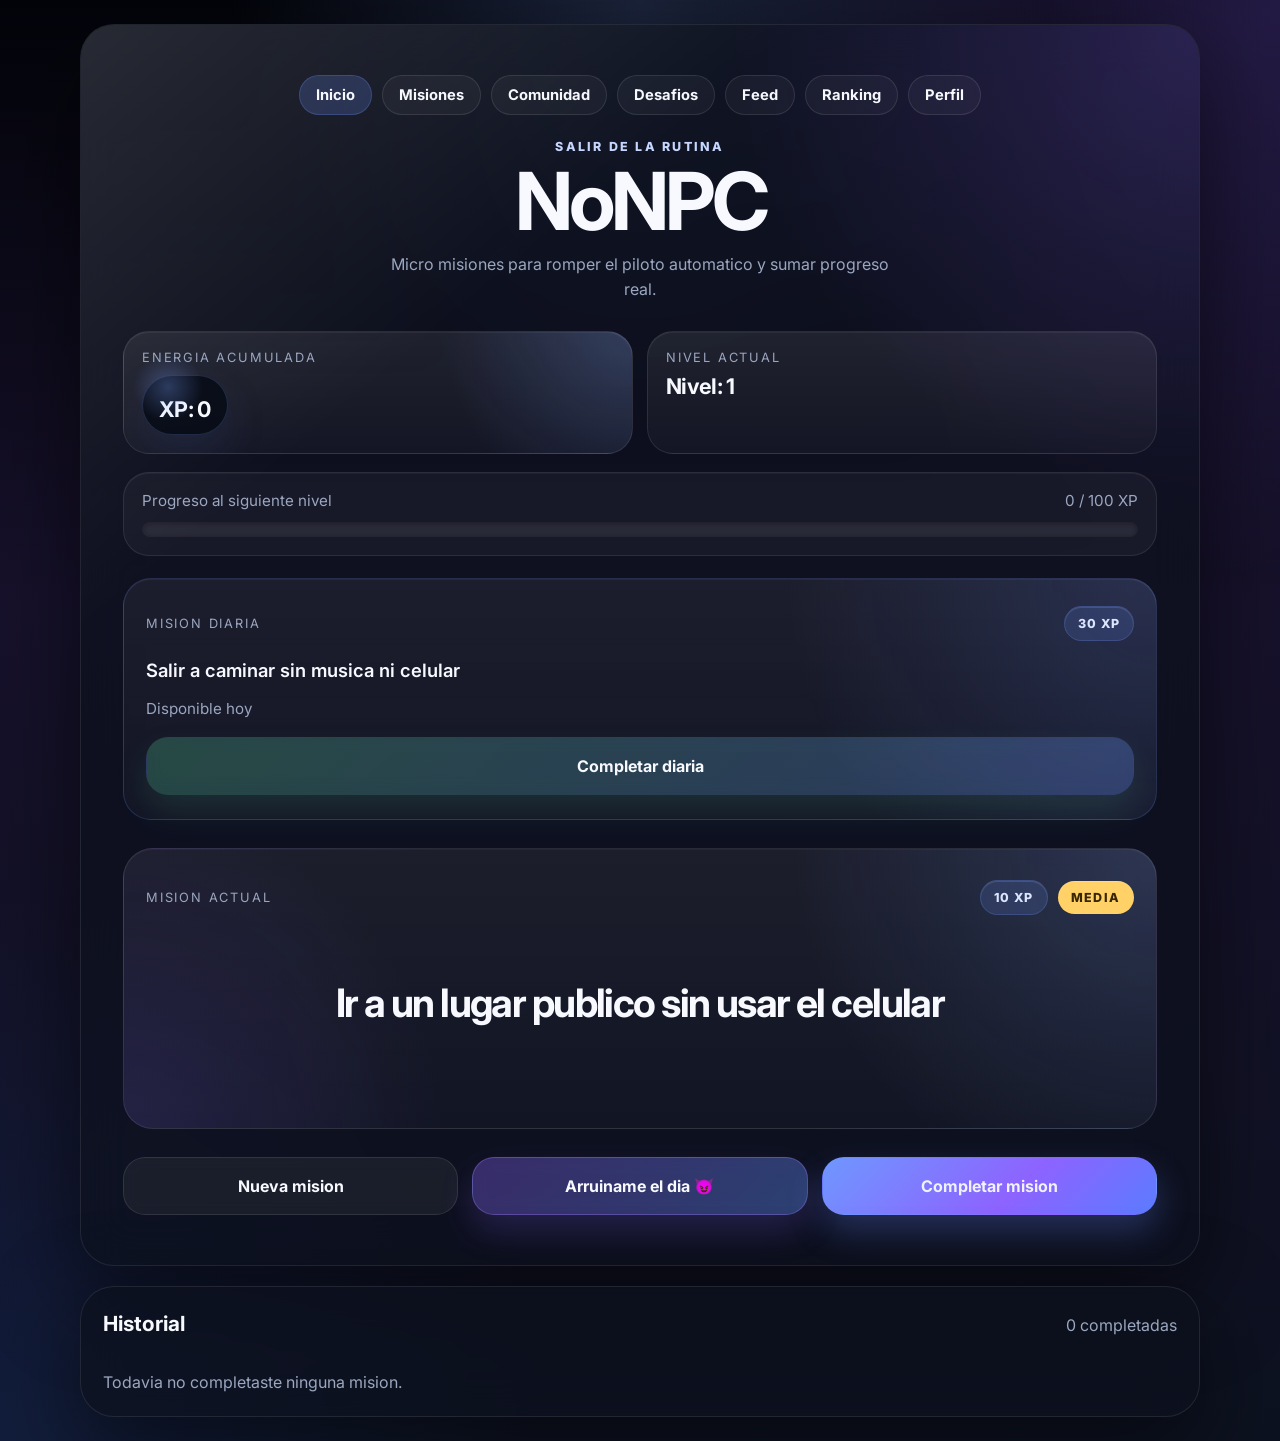
<file: index.html>
<!DOCTYPE html>
<html lang="es">
<head>
  <meta charset="UTF-8">
  <meta name="viewport" content="width=device-width, initial-scale=1.0">
  <title>NoNPC</title>
  <meta name="theme-color" content="#06070a">
  <meta name="description" content="Misiones pequeñas para salir de la rutina y sumar XP.">
  <link rel="manifest" href="manifest.json">
  <link rel="icon" href="icons/icon-192.svg" type="image/svg+xml">
  <link rel="apple-touch-icon" href="icons/icon-192.svg">
  <link rel="preconnect" href="https://fonts.googleapis.com">
  <link rel="preconnect" href="https://fonts.gstatic.com" crossorigin>
  <link href="https://fonts.googleapis.com/css2?family=Inter:wght@400;500;600;700;800&display=swap" rel="stylesheet">
  <link rel="stylesheet" href="styles.css">
</head>
<body>
  <main class="app app-layout">
    <section class="card">
      <nav class="top-nav" aria-label="Navegacion principal">
        <a class="nav-link nav-link-active" href="./index.html">Inicio</a>
        <a class="nav-link" href="./missions/">Misiones</a>
        <a class="nav-link" href="./community/">Comunidad</a>
        <a class="nav-link" href="./challenges/">Desafios</a>
        <a class="nav-link" href="./feed/">Feed</a>
        <a class="nav-link" href="./ranking/">Ranking</a>
        <a class="nav-link" href="./profile/">Perfil</a>
      </nav>

      <div class="hero">
        <p class="eyebrow">Salir de la rutina</p>
        <h1>NoNPC</h1>
        <p class="hero-copy">Micro misiones para romper el piloto automatico y sumar progreso real.</p>
      </div>

      <section class="stats-grid" aria-label="Estado del jugador">
        <article class="stat-card stat-card-xp">
          <span class="stat-label">Energia acumulada</span>
          <div class="xp-chip">
            <span class="xp-chip-glow"></span>
            <strong class="stat-value" id="xp">XP: 0</strong>
          </div>
        </article>
        <article class="stat-card">
          <span class="stat-label">Nivel actual</span>
          <strong class="stat-value" id="level">Nivel: 1</strong>
        </article>
      </section>

      <section class="progress-panel" aria-label="Progreso de nivel">
        <div class="progress-copy">
          <span>Progreso al siguiente nivel</span>
          <span id="progressText">0 / 100 XP</span>
        </div>
        <div class="progress-track" aria-hidden="true">
          <div class="progress-bar" id="progressBar"></div>
        </div>
      </section>

      <section class="daily-card" aria-label="Mision diaria">
        <div class="daily-header">
          <p class="mission-label">MISION DIARIA</p>
          <span class="mission-xp" id="dailyMissionXp">30 XP</span>
        </div>
        <p class="daily-mission" id="dailyMissionText"></p>
        <p class="daily-status" id="dailyMissionStatus"></p>
        <button id="completeDailyMissionBtn" class="btn btn-daily" type="button">Completar diaria</button>
      </section>

      <div class="mission-box" id="missionBox">
        <div class="mission-meta">
          <p class="mission-label">Mision actual</p>
          <div class="mission-tags">
            <span class="mission-xp" id="missionXp">5 XP</span>
            <span class="difficulty-badge" id="difficulty">Facil</span>
          </div>
        </div>
        <p class="mission" id="mission"></p>
        <div class="xp-toast" id="xpToast" aria-live="polite">+10 XP</div>
      </div>

      <div class="actions">
        <button id="newMissionBtn" class="btn btn-secondary" type="button">Nueva mision</button>
        <button id="chaosMissionBtn" class="btn btn-chaos" type="button">Arruiname el dia 😈</button>
        <button id="completeMissionBtn" class="btn btn-primary" type="button">Completar mision</button>
      </div>
    </section>

    <section class="history-card">
      <div class="history-header">
        <h2>Historial</h2>
        <span id="historyCount">0 completadas</span>
      </div>
      <ul class="history-list" id="historyList"></ul>
      <p class="history-empty" id="historyEmpty">Todavia no completaste ninguna mision.</p>
    </section>
  </main>

  <script src="script.js"></script>
</body>
</html>
</file>
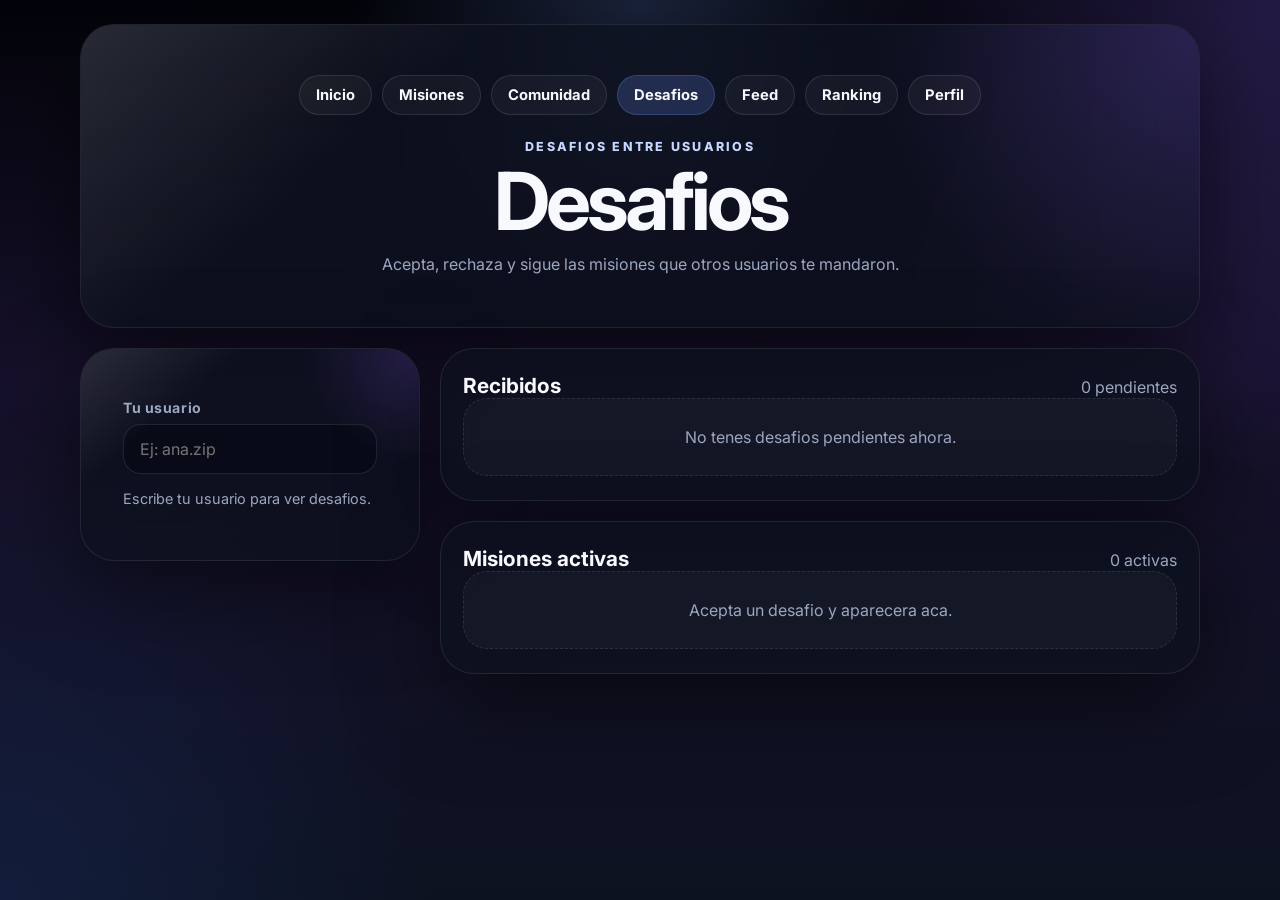
<file: challenges/index.html>
<!DOCTYPE html>
<html lang="es">
<head>
  <meta charset="UTF-8">
  <meta name="viewport" content="width=device-width, initial-scale=1.0">
  <title>NoNPC Desafios</title>
  <meta name="theme-color" content="#06070a">
  <meta name="description" content="Gestiona desafios enviados y recibidos en NoNPC.">
  <link rel="manifest" href="../manifest.json">
  <link rel="icon" href="../icons/icon-192.svg" type="image/svg+xml">
  <link rel="apple-touch-icon" href="../icons/icon-192.svg">
  <link rel="preconnect" href="https://fonts.googleapis.com">
  <link rel="preconnect" href="https://fonts.gstatic.com" crossorigin>
  <link href="https://fonts.googleapis.com/css2?family=Inter:wght@400;500;600;700;800&display=swap" rel="stylesheet">
  <link rel="stylesheet" href="../styles.css">
</head>
<body>
  <main class="app app-layout community-shell">
    <section class="card">
      <nav class="top-nav" aria-label="Navegacion principal">
        <a class="nav-link" href="../index.html">Inicio</a>
        <a class="nav-link" href="../missions/">Misiones</a>
        <a class="nav-link" href="../community/">Comunidad</a>
        <a class="nav-link nav-link-active" href="./index.html">Desafios</a>
        <a class="nav-link" href="../feed/">Feed</a>
        <a class="nav-link" href="../ranking/">Ranking</a>
        <a class="nav-link" href="../profile/">Perfil</a>
      </nav>

      <div class="hero">
        <p class="eyebrow">Desafios entre usuarios</p>
        <h1>Desafios</h1>
        <p class="hero-copy">Acepta, rechaza y sigue las misiones que otros usuarios te mandaron.</p>
      </div>
    </section>

    <section class="community-layout">
      <aside class="card">
        <div class="community-form">
          <div class="field-group">
            <label for="challengeUsernameInput">Tu usuario</label>
            <input id="challengeUsernameInput" class="input" type="text" maxlength="30" placeholder="Ej: ana.zip">
          </div>
          <p id="challengeStatus" class="helper-text">Usamos tu usuario actual para filtrar desafios recibidos.</p>
        </div>
      </aside>

      <section class="community-grid">
        <section class="history-card">
          <div class="history-header">
            <h2>Recibidos</h2>
            <span id="incomingCount">0 pendientes</span>
          </div>
          <div id="incomingChallenges" class="ideas-list"></div>
          <div id="incomingEmpty" class="empty-state">No tenes desafios pendientes ahora.</div>
        </section>

        <section class="history-card">
          <div class="history-header">
            <h2>Misiones activas</h2>
            <span id="activeMissionsCount">0 activas</span>
          </div>
          <div id="activeMissionsList" class="ideas-list"></div>
          <div id="activeMissionsEmpty" class="empty-state">Acepta un desafio y aparecera aca.</div>
        </section>
      </section>
    </section>
  </main>

  <script src="./challenges.js"></script>
</body>
</html>
</file>
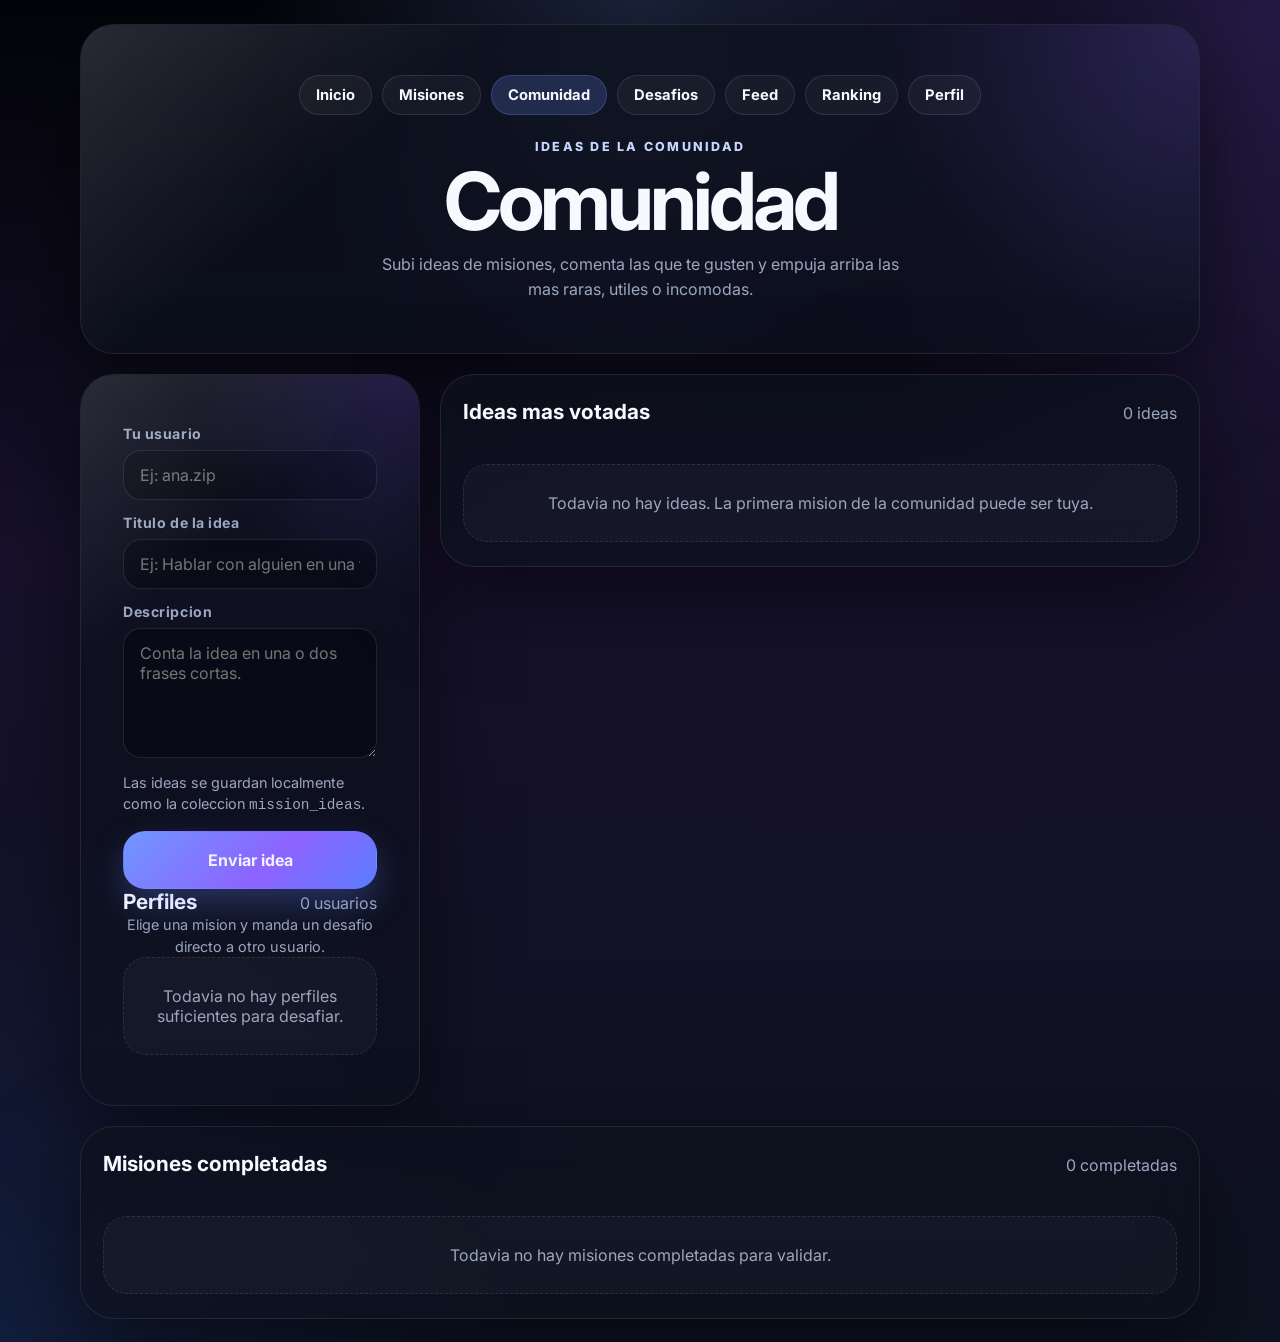
<file: community/index.html>
<!DOCTYPE html>
<html lang="es">
<head>
  <meta charset="UTF-8">
  <meta name="viewport" content="width=device-width, initial-scale=1.0">
  <title>NoNPC Comunidad</title>
  <meta name="theme-color" content="#06070a">
  <meta name="description" content="Comparti ideas de misiones y vota las mejores en la comunidad de NoNPC.">
  <link rel="manifest" href="../manifest.json">
  <link rel="icon" href="../icons/icon-192.svg" type="image/svg+xml">
  <link rel="apple-touch-icon" href="../icons/icon-192.svg">
  <link rel="preconnect" href="https://fonts.googleapis.com">
  <link rel="preconnect" href="https://fonts.gstatic.com" crossorigin>
  <link href="https://fonts.googleapis.com/css2?family=Inter:wght@400;500;600;700;800&display=swap" rel="stylesheet">
  <link rel="stylesheet" href="../styles.css">
</head>
<body>
  <main class="app app-layout community-shell">
    <section class="card">
      <nav class="top-nav" aria-label="Navegacion principal">
        <a class="nav-link" href="../index.html">Inicio</a>
        <a class="nav-link" href="../missions/">Misiones</a>
        <a class="nav-link nav-link-active" href="./index.html">Comunidad</a>
        <a class="nav-link" href="../challenges/">Desafios</a>
        <a class="nav-link" href="../feed/">Feed</a>
        <a class="nav-link" href="../ranking/">Ranking</a>
        <a class="nav-link" href="../profile/">Perfil</a>
      </nav>

      <div class="hero">
        <p class="eyebrow">Ideas de la comunidad</p>
        <h1>Comunidad</h1>
        <p class="hero-copy">Subi ideas de misiones, comenta las que te gusten y empuja arriba las mas raras, utiles o incomodas.</p>
      </div>
    </section>

    <section class="community-layout">
      <aside class="card">
        <form id="ideaForm" class="community-form">
          <div class="field-group">
            <label for="usernameInput">Tu usuario</label>
            <input id="usernameInput" class="input" type="text" maxlength="30" placeholder="Ej: ana.zip" required>
          </div>

          <div class="field-group">
            <label for="titleInput">Titulo de la idea</label>
            <input id="titleInput" class="input" type="text" maxlength="80" placeholder="Ej: Hablar con alguien en una fila" required>
          </div>

          <div class="field-group">
            <label for="descriptionInput">Descripcion</label>
            <textarea id="descriptionInput" class="textarea" maxlength="220" placeholder="Conta la idea en una o dos frases cortas." required></textarea>
          </div>

          <p class="helper-text" id="formStatus">Las ideas se guardan localmente como la coleccion <code>mission_ideas</code>.</p>

          <button class="btn btn-primary" type="submit">Enviar idea</button>
        </form>

        <section class="profiles-block">
          <div class="history-header">
            <h2>Perfiles</h2>
            <span id="profilesCount">0 usuarios</span>
          </div>
          <p class="helper-text">Elige una mision y manda un desafio directo a otro usuario.</p>
          <div id="profilesList" class="profiles-list"></div>
          <div id="profilesEmpty" class="empty-state">Todavia no hay perfiles suficientes para desafiar.</div>
        </section>
      </aside>

      <section class="history-card community-grid">
        <div class="history-header">
          <h2>Ideas mas votadas</h2>
          <span id="ideasCount">0 ideas</span>
        </div>

        <div id="ideasList" class="ideas-list"></div>
        <div id="ideasEmpty" class="empty-state">Todavia no hay ideas. La primera mision de la comunidad puede ser tuya.</div>
      </section>
    </section>

    <section class="history-card community-grid">
      <div class="history-header">
        <h2>Misiones completadas</h2>
        <span id="completedMissionsCount">0 completadas</span>
      </div>

      <div id="completedMissionsList" class="ideas-list"></div>
      <div id="completedMissionsEmpty" class="empty-state">Todavia no hay misiones completadas para validar.</div>
    </section>
  </main>

  <script src="./community.js"></script>
</body>
</html>
</file>
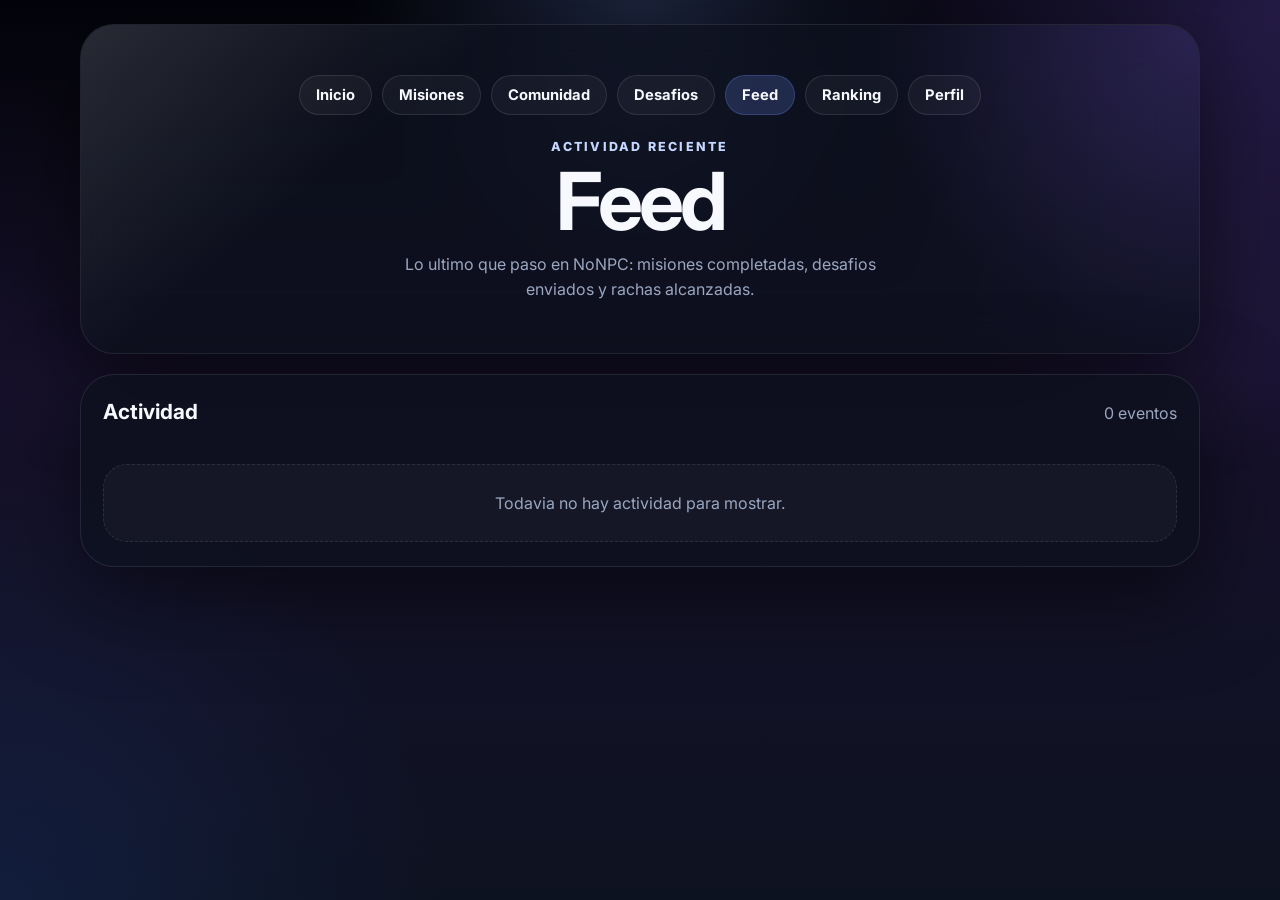
<file: feed/index.html>
<!DOCTYPE html>
<html lang="es">
<head>
  <meta charset="UTF-8">
  <meta name="viewport" content="width=device-width, initial-scale=1.0">
  <title>NoNPC Feed</title>
  <meta name="theme-color" content="#06070a">
  <meta name="description" content="Actividad reciente de la comunidad de NoNPC.">
  <link rel="manifest" href="../manifest.json">
  <link rel="icon" href="../icons/icon-192.svg" type="image/svg+xml">
  <link rel="apple-touch-icon" href="../icons/icon-192.svg">
  <link rel="preconnect" href="https://fonts.googleapis.com">
  <link rel="preconnect" href="https://fonts.gstatic.com" crossorigin>
  <link href="https://fonts.googleapis.com/css2?family=Inter:wght@400;500;600;700;800&display=swap" rel="stylesheet">
  <link rel="stylesheet" href="../styles.css">
</head>
<body>
  <main class="app app-layout community-shell">
    <section class="card">
      <nav class="top-nav" aria-label="Navegacion principal">
        <a class="nav-link" href="../index.html">Inicio</a>
        <a class="nav-link" href="../missions/">Misiones</a>
        <a class="nav-link" href="../community/">Comunidad</a>
        <a class="nav-link" href="../challenges/">Desafios</a>
        <a class="nav-link nav-link-active" href="./index.html">Feed</a>
        <a class="nav-link" href="../ranking/">Ranking</a>
        <a class="nav-link" href="../profile/">Perfil</a>
      </nav>

      <div class="hero">
        <p class="eyebrow">Actividad reciente</p>
        <h1>Feed</h1>
        <p class="hero-copy">Lo ultimo que paso en NoNPC: misiones completadas, desafios enviados y rachas alcanzadas.</p>
      </div>
    </section>

    <section class="history-card community-grid">
      <div class="history-header">
        <h2>Actividad</h2>
        <span id="activitiesCount">0 eventos</span>
      </div>

      <div id="activitiesList" class="ideas-list"></div>
      <div id="activitiesEmpty" class="empty-state">Todavia no hay actividad para mostrar.</div>
    </section>
  </main>

  <script src="./feed.js"></script>
</body>
</html>
</file>
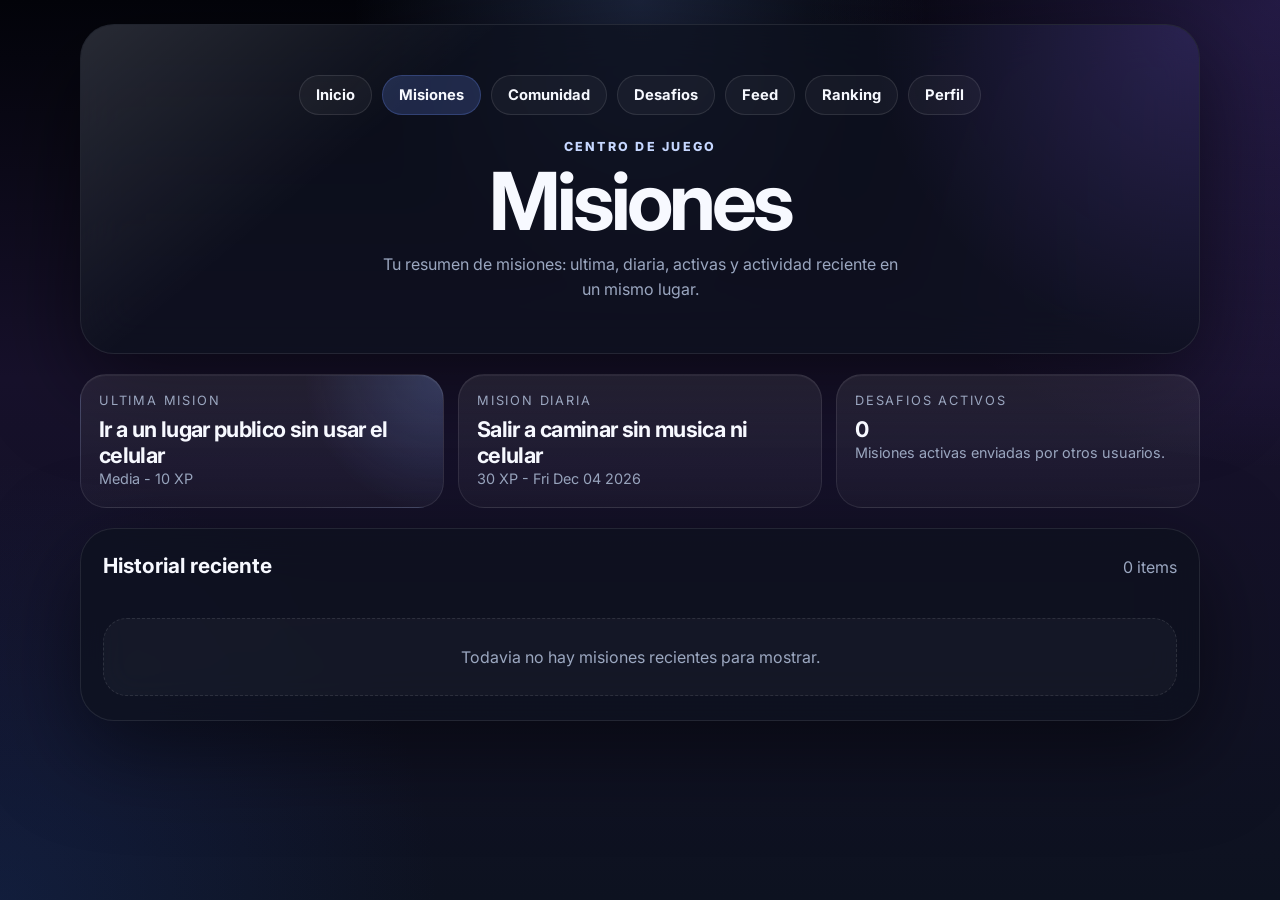
<file: missions/index.html>
<!DOCTYPE html>
<html lang="es">
<head>
  <meta charset="UTF-8">
  <meta name="viewport" content="width=device-width, initial-scale=1.0">
  <title>NoNPC Misiones</title>
  <meta name="theme-color" content="#06070a">
  <meta name="description" content="Centro de misiones de NoNPC.">
  <link rel="manifest" href="../manifest.json">
  <link rel="icon" href="../icons/icon-192.svg" type="image/svg+xml">
  <link rel="apple-touch-icon" href="../icons/icon-192.svg">
  <link rel="preconnect" href="https://fonts.googleapis.com">
  <link rel="preconnect" href="https://fonts.gstatic.com" crossorigin>
  <link href="https://fonts.googleapis.com/css2?family=Inter:wght@400;500;600;700;800&display=swap" rel="stylesheet">
  <link rel="stylesheet" href="../styles.css">
</head>
<body>
  <main class="app app-layout page-stack">
    <section class="card">
      <nav class="top-nav" aria-label="Navegacion principal">
        <a class="nav-link" href="../index.html">Inicio</a>
        <a class="nav-link nav-link-active" href="./index.html">Misiones</a>
        <a class="nav-link" href="../community/">Comunidad</a>
        <a class="nav-link" href="../challenges/">Desafios</a>
        <a class="nav-link" href="../feed/">Feed</a>
        <a class="nav-link" href="../ranking/">Ranking</a>
        <a class="nav-link" href="../profile/">Perfil</a>
      </nav>

      <div class="hero">
        <p class="eyebrow">Centro de juego</p>
        <h1>Misiones</h1>
        <p class="hero-copy">Tu resumen de misiones: ultima, diaria, activas y actividad reciente en un mismo lugar.</p>
      </div>
    </section>

    <section class="summary-grid">
      <article class="stat-card stat-card-xp">
        <span class="stat-label">Ultima mision</span>
        <strong class="stat-value" id="lastMissionTitle">Sin datos</strong>
        <p class="helper-text" id="lastMissionMeta">Todavia no hay una mision registrada.</p>
      </article>
      <article class="stat-card">
        <span class="stat-label">Mision diaria</span>
        <strong class="stat-value" id="dailyMissionPreview">Sin datos</strong>
        <p class="helper-text" id="dailyMissionPreviewMeta">Disponible cuando entras al dashboard.</p>
      </article>
      <article class="stat-card">
        <span class="stat-label">Desafios activos</span>
        <strong class="stat-value" id="activeMissionCount">0</strong>
        <p class="helper-text">Misiones activas enviadas por otros usuarios.</p>
      </article>
    </section>

    <section class="history-card page-stack">
      <div class="history-header">
        <h2>Historial reciente</h2>
        <span id="recentMissionCount">0 items</span>
      </div>
      <div id="recentMissionsList" class="ideas-list"></div>
      <div id="recentMissionsEmpty" class="empty-state">Todavia no hay misiones recientes para mostrar.</div>
    </section>
  </main>

  <script src="./missions.js"></script>
</body>
</html>
</file>
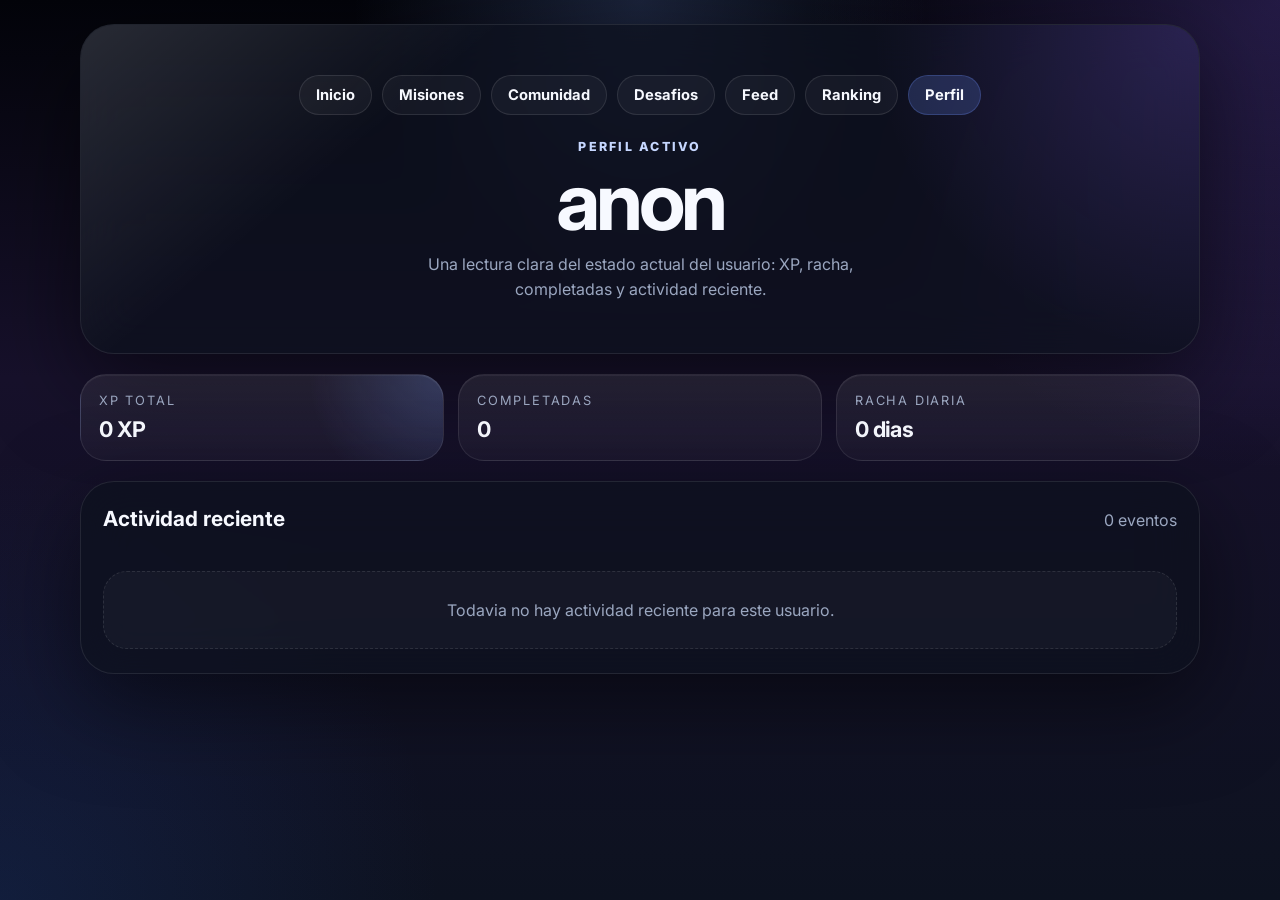
<file: profile/index.html>
<!DOCTYPE html>
<html lang="es">
<head>
  <meta charset="UTF-8">
  <meta name="viewport" content="width=device-width, initial-scale=1.0">
  <title>NoNPC Perfil</title>
  <meta name="theme-color" content="#06070a">
  <meta name="description" content="Perfil del usuario en NoNPC.">
  <link rel="manifest" href="../manifest.json">
  <link rel="icon" href="../icons/icon-192.svg" type="image/svg+xml">
  <link rel="apple-touch-icon" href="../icons/icon-192.svg">
  <link rel="preconnect" href="https://fonts.googleapis.com">
  <link rel="preconnect" href="https://fonts.gstatic.com" crossorigin>
  <link href="https://fonts.googleapis.com/css2?family=Inter:wght@400;500;600;700;800&display=swap" rel="stylesheet">
  <link rel="stylesheet" href="../styles.css">
</head>
<body>
  <main class="app app-layout page-stack">
    <section class="card">
      <nav class="top-nav" aria-label="Navegacion principal">
        <a class="nav-link" href="../index.html">Inicio</a>
        <a class="nav-link" href="../missions/">Misiones</a>
        <a class="nav-link" href="../community/">Comunidad</a>
        <a class="nav-link" href="../challenges/">Desafios</a>
        <a class="nav-link" href="../feed/">Feed</a>
        <a class="nav-link" href="../ranking/">Ranking</a>
        <a class="nav-link nav-link-active" href="./index.html">Perfil</a>
      </nav>

      <div class="hero">
        <p class="eyebrow">Perfil activo</p>
        <h1 id="profileName">anon</h1>
        <p class="hero-copy">Una lectura clara del estado actual del usuario: XP, racha, completadas y actividad reciente.</p>
      </div>
    </section>

    <section class="summary-grid">
      <article class="stat-card stat-card-xp">
        <span class="stat-label">XP total</span>
        <strong class="stat-value" id="profileXp">0 XP</strong>
      </article>
      <article class="stat-card">
        <span class="stat-label">Completadas</span>
        <strong class="stat-value" id="profileCompleted">0</strong>
      </article>
      <article class="stat-card">
        <span class="stat-label">Racha diaria</span>
        <strong class="stat-value" id="profileStreak">0 dias</strong>
      </article>
    </section>

    <section class="history-card page-stack">
      <div class="history-header">
        <h2>Actividad reciente</h2>
        <span id="profileActivityCount">0 eventos</span>
      </div>
      <div id="profileActivityList" class="ideas-list"></div>
      <div id="profileActivityEmpty" class="empty-state">Todavia no hay actividad reciente para este usuario.</div>
    </section>
  </main>

  <script src="./profile.js"></script>
</body>
</html>
</file>
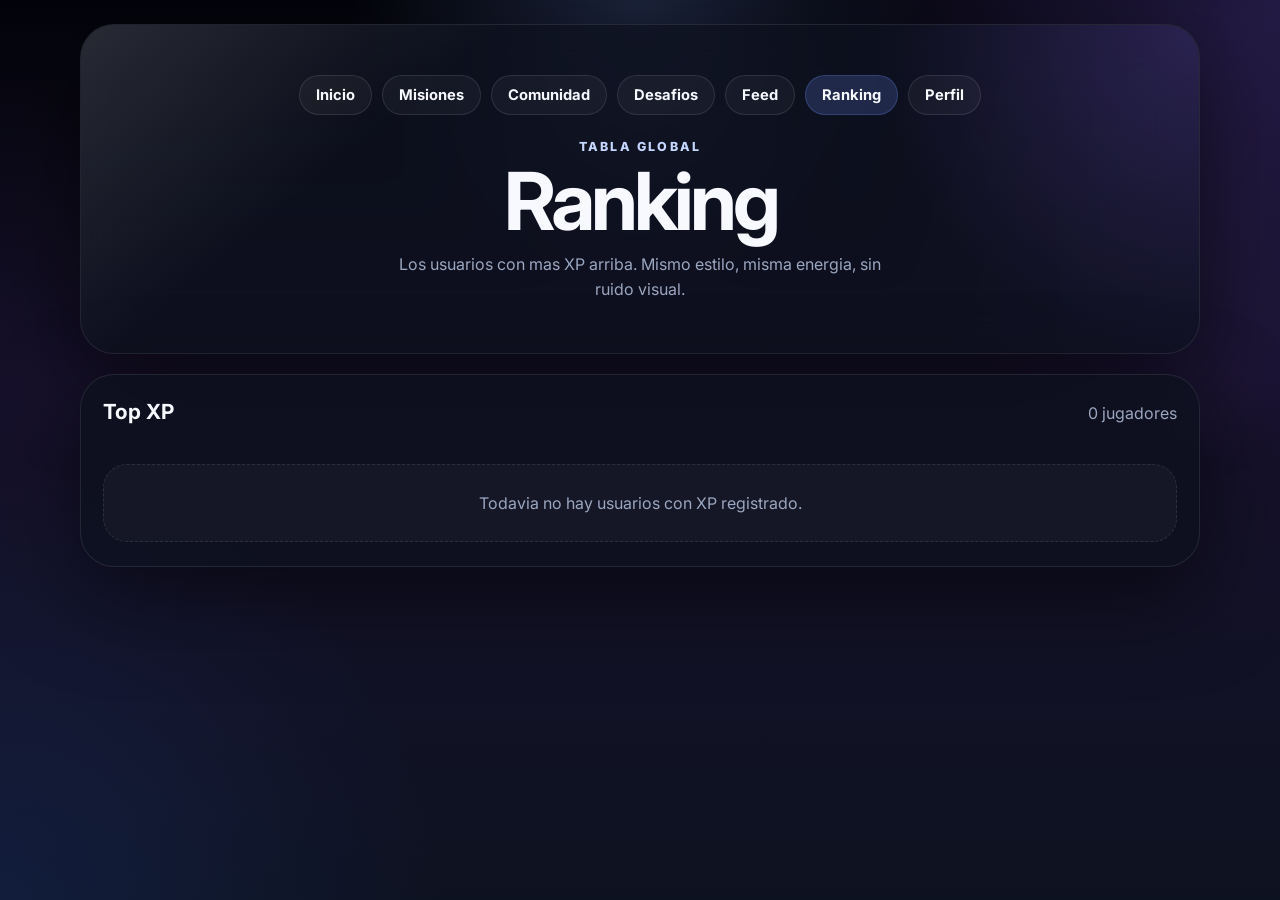
<file: ranking/index.html>
<!DOCTYPE html>
<html lang="es">
<head>
  <meta charset="UTF-8">
  <meta name="viewport" content="width=device-width, initial-scale=1.0">
  <title>NoNPC Ranking</title>
  <meta name="theme-color" content="#06070a">
  <meta name="description" content="Ranking de usuarios por XP en NoNPC.">
  <link rel="manifest" href="../manifest.json">
  <link rel="icon" href="../icons/icon-192.svg" type="image/svg+xml">
  <link rel="apple-touch-icon" href="../icons/icon-192.svg">
  <link rel="preconnect" href="https://fonts.googleapis.com">
  <link rel="preconnect" href="https://fonts.gstatic.com" crossorigin>
  <link href="https://fonts.googleapis.com/css2?family=Inter:wght@400;500;600;700;800&display=swap" rel="stylesheet">
  <link rel="stylesheet" href="../styles.css">
</head>
<body>
  <main class="app app-layout page-stack">
    <section class="card">
      <nav class="top-nav" aria-label="Navegacion principal">
        <a class="nav-link" href="../index.html">Inicio</a>
        <a class="nav-link" href="../missions/">Misiones</a>
        <a class="nav-link" href="../community/">Comunidad</a>
        <a class="nav-link" href="../challenges/">Desafios</a>
        <a class="nav-link" href="../feed/">Feed</a>
        <a class="nav-link nav-link-active" href="./index.html">Ranking</a>
        <a class="nav-link" href="../profile/">Perfil</a>
      </nav>

      <div class="hero">
        <p class="eyebrow">Tabla global</p>
        <h1>Ranking</h1>
        <p class="hero-copy">Los usuarios con mas XP arriba. Mismo estilo, misma energia, sin ruido visual.</p>
      </div>
    </section>

    <section class="history-card page-stack">
      <div class="history-header">
        <h2>Top XP</h2>
        <span id="rankingCount">0 jugadores</span>
      </div>
      <div id="rankingList" class="ideas-list"></div>
      <div id="rankingEmpty" class="empty-state">Todavia no hay usuarios con XP registrado.</div>
    </section>
  </main>

  <script src="./ranking.js"></script>
</body>
</html>
</file>
<file: styles.css>
:root {
  --bg: #03040a;
  --bg-deep: #0d1220;
  --bg-violet: #17112b;
  --card: rgba(13, 17, 30, 0.72);
  --card-strong: rgba(20, 25, 40, 0.9);
  --text: #f7f9ff;
  --muted: #9ba7c0;
  --primary: #7aa2ff;
  --primary-hover: #93b5ff;
  --secondary: rgba(255, 255, 255, 0.06);
  --secondary-hover: rgba(255, 255, 255, 0.11);
  --chaos: #8d63ff;
  --chaos-hover: #a281ff;
  --easy: #5de2a5;
  --medium: #ffd166;
  --hardcore: #ff6b6b;
  --border: rgba(255, 255, 255, 0.09);
  --shadow: 0 28px 90px rgba(0, 0, 0, 0.5);
  --shadow-soft: 0 18px 40px rgba(56, 78, 140, 0.18);
}

* {
  box-sizing: border-box;
}

body {
  margin: 0;
  min-height: 100vh;
  padding: 24px;
  background:
    radial-gradient(circle at top, rgba(122, 162, 255, 0.2), transparent 26%),
    radial-gradient(circle at right top, rgba(141, 99, 255, 0.24), transparent 30%),
    radial-gradient(circle at left bottom, rgba(33, 66, 148, 0.24), transparent 28%),
    linear-gradient(180deg, var(--bg), var(--bg-violet) 42%, var(--bg-deep));
  color: var(--text);
  font-family: "Inter", sans-serif;
}

.app {
  width: 100%;
  max-width: 860px;
  margin: 0 auto;
  display: grid;
  gap: 20px;
}

.card,
.history-card {
  background: var(--card);
  border: 1px solid var(--border);
  border-radius: 34px;
  box-shadow: var(--shadow);
  backdrop-filter: blur(24px);
}

.card {
  position: relative;
  overflow: hidden;
  padding: 36px 22px;
  text-align: center;
}

.card::before {
  content: "";
  position: absolute;
  inset: 0;
  background:
    linear-gradient(140deg, rgba(255, 255, 255, 0.12), transparent 28%),
    radial-gradient(circle at top right, rgba(141, 99, 255, 0.2), transparent 28%);
  pointer-events: none;
}

.history-card {
  padding: 24px 22px;
}

.top-nav {
  position: relative;
  z-index: 1;
  display: flex;
  justify-content: center;
  gap: 10px;
  margin-bottom: 24px;
  flex-wrap: wrap;
}

.nav-link {
  padding: 10px 16px;
  border-radius: 999px;
  border: 1px solid rgba(255, 255, 255, 0.1);
  background: rgba(255, 255, 255, 0.04);
  color: var(--text);
  text-decoration: none;
  font-size: 0.92rem;
  font-weight: 700;
  transition: transform 0.2s ease, background-color 0.2s ease, border-color 0.2s ease;
}

.nav-link:hover {
  transform: translateY(-2px);
  background: rgba(255, 255, 255, 0.08);
}

.nav-link-active {
  background: rgba(109, 147, 255, 0.2);
  border-color: rgba(109, 147, 255, 0.24);
}

.hero {
  position: relative;
  z-index: 1;
}

.eyebrow {
  margin: 0 0 10px;
  color: #c6d7ff;
  text-transform: uppercase;
  letter-spacing: 0.18em;
  font-size: 0.78rem;
  font-weight: 800;
}

h1,
h2 {
  margin: 0;
}

h1 {
  font-size: clamp(3rem, 8vw, 5rem);
  line-height: 0.92;
  letter-spacing: -0.05em;
}

.hero-copy {
  max-width: 520px;
  margin: 14px auto 0;
  color: var(--muted);
  font-size: 1rem;
  line-height: 1.6;
}

h2 {
  font-size: 1.3rem;
}

.stats-grid {
  display: grid;
  gap: 14px;
  margin-top: 28px;
}

.stat-card {
  position: relative;
  overflow: hidden;
  padding: 18px;
  border-radius: 26px;
  border: 1px solid var(--border);
  background: linear-gradient(180deg, rgba(255, 255, 255, 0.08), rgba(255, 255, 255, 0.03));
  text-align: left;
  box-shadow: inset 0 1px 0 rgba(255, 255, 255, 0.05);
}

.stat-card-xp {
  background:
    radial-gradient(circle at top right, rgba(122, 162, 255, 0.22), transparent 36%),
    linear-gradient(180deg, rgba(255, 255, 255, 0.08), rgba(255, 255, 255, 0.03));
}

.stat-label,
.progress-copy,
.mission-label,
.history-header span,
.history-empty {
  color: var(--muted);
}

.stat-label,
.mission-label {
  display: block;
  text-transform: uppercase;
  letter-spacing: 0.14em;
  font-size: 0.8rem;
}

.stat-value {
  display: block;
  margin-top: 8px;
  font-size: 1.35rem;
  letter-spacing: -0.03em;
}

.xp-chip {
  position: relative;
  display: inline-flex;
  align-items: center;
  margin-top: 10px;
  padding: 12px 16px;
  border-radius: 999px;
  background: rgba(8, 12, 23, 0.86);
  border: 1px solid rgba(122, 162, 255, 0.2);
  box-shadow: var(--shadow-soft);
}

.xp-chip-glow {
  position: absolute;
  inset: -24px auto auto -10px;
  width: 70px;
  height: 70px;
  background: radial-gradient(circle, rgba(122, 162, 255, 0.3), transparent 70%);
  pointer-events: none;
}

.progress-panel {
  margin-top: 18px;
  padding: 18px;
  border-radius: 26px;
  border: 1px solid var(--border);
  background: rgba(255, 255, 255, 0.04);
  box-shadow: inset 0 1px 0 rgba(255, 255, 255, 0.04);
}

.progress-copy {
  display: flex;
  justify-content: space-between;
  gap: 12px;
  font-size: 0.95rem;
}

.progress-track {
  margin-top: 12px;
  width: 100%;
  height: 15px;
  border-radius: 999px;
  background: rgba(255, 255, 255, 0.08);
  overflow: hidden;
  box-shadow: inset 0 1px 6px rgba(0, 0, 0, 0.35);
}

.progress-bar {
  width: 0;
  height: 100%;
  border-radius: inherit;
  background:
    linear-gradient(90deg, #6d93ff, #8b5cff 55%, #c987ff);
  transition: width 0.45s ease;
  box-shadow: 0 0 24px rgba(139, 92, 255, 0.45);
}

.daily-card {
  position: relative;
  z-index: 1;
  margin-top: 22px;
  padding: 24px 22px;
  border-radius: 28px;
  border: 1px solid rgba(122, 162, 255, 0.18);
  background:
    radial-gradient(circle at top right, rgba(109, 147, 255, 0.16), transparent 35%),
    linear-gradient(180deg, rgba(255, 255, 255, 0.06), rgba(255, 255, 255, 0.025));
  box-shadow: inset 0 1px 0 rgba(255, 255, 255, 0.05);
}

.daily-header {
  display: flex;
  align-items: center;
  justify-content: space-between;
  gap: 12px;
}

.daily-mission {
  margin: 14px 0 0;
  font-size: 1.15rem;
  line-height: 1.5;
  font-weight: 600;
  text-align: left;
}

.daily-status {
  min-height: 24px;
  margin: 14px 0 0;
  color: var(--muted);
  text-align: left;
  font-size: 0.95rem;
}

.btn-daily {
  margin-top: 14px;
  background: linear-gradient(135deg, rgba(93, 226, 165, 0.24), rgba(109, 147, 255, 0.28));
  border-color: rgba(93, 226, 165, 0.2);
  box-shadow: 0 16px 34px rgba(93, 226, 165, 0.12);
}

.btn-daily:disabled {
  cursor: not-allowed;
  opacity: 0.6;
  filter: none;
  transform: none;
}

.btn-daily:disabled::before {
  transform: translateX(-120%);
}

.mission-box {
  position: relative;
  overflow: hidden;
  margin: 28px 0;
  padding: 28px 22px 54px;
  border-radius: 30px;
  border: 1px solid var(--border);
  background:
    radial-gradient(circle at top right, rgba(122, 162, 255, 0.18), transparent 34%),
    radial-gradient(circle at bottom left, rgba(141, 99, 255, 0.14), transparent 30%),
    linear-gradient(180deg, rgba(255, 255, 255, 0.06), rgba(255, 255, 255, 0.025));
  box-shadow: inset 0 1px 0 rgba(255, 255, 255, 0.04);
}

.mission-box::after {
  content: "";
  position: absolute;
  inset: auto -30% -65% auto;
  width: 220px;
  height: 220px;
  background: radial-gradient(circle, rgba(255, 255, 255, 0.1), transparent 65%);
  pointer-events: none;
}

.mission-meta {
  display: flex;
  justify-content: space-between;
  align-items: center;
  gap: 12px;
  margin-bottom: 16px;
}

.mission-tags {
  display: flex;
  align-items: center;
  gap: 10px;
}

.mission-xp {
  padding: 9px 13px;
  border-radius: 999px;
  font-size: 0.78rem;
  font-weight: 800;
  letter-spacing: 0.08em;
  color: #dbe5ff;
  background: rgba(109, 147, 255, 0.16);
  border: 1px solid rgba(109, 147, 255, 0.22);
  box-shadow: inset 0 1px 0 rgba(255, 255, 255, 0.12);
}

.difficulty-badge {
  padding: 9px 13px;
  border-radius: 999px;
  font-size: 0.78rem;
  font-weight: 800;
  text-transform: uppercase;
  letter-spacing: 0.12em;
  background: rgba(255, 255, 255, 0.08);
  box-shadow: inset 0 1px 0 rgba(255, 255, 255, 0.18);
}

.difficulty-easy {
  color: #042015;
  background: var(--easy);
}

.difficulty-medium {
  color: #382600;
  background: var(--medium);
}

.difficulty-hardcore {
  color: #2b0404;
  background: var(--hardcore);
}

.mission {
  margin: 0;
  min-height: 140px;
  display: grid;
  place-items: center;
  font-size: clamp(1.7rem, 4vw, 2.45rem);
  line-height: 1.24;
  font-weight: 700;
  letter-spacing: -0.04em;
}

.mission.fade {
  animation: missionFade 0.5s cubic-bezier(0.22, 1, 0.36, 1);
}

.mission.chaos {
  animation: chaosDrop 0.65s cubic-bezier(0.2, 0.9, 0.2, 1);
}

.xp-toast {
  position: absolute;
  left: 50%;
  bottom: 16px;
  transform: translateX(-50%) translateY(16px);
  opacity: 0;
  color: #f7f9ff;
  font-weight: 800;
  background: linear-gradient(135deg, rgba(93, 226, 165, 0.22), rgba(122, 162, 255, 0.24));
  border: 1px solid rgba(255, 255, 255, 0.14);
  border-radius: 999px;
  padding: 10px 14px;
  box-shadow: 0 10px 30px rgba(93, 226, 165, 0.14);
  pointer-events: none;
}

.xp-toast.show {
  animation: xpFloat 0.9s ease;
}

.actions {
  display: grid;
  gap: 14px;
}

.btn {
  position: relative;
  overflow: hidden;
  width: 100%;
  border: 1px solid transparent;
  border-radius: 22px;
  padding: 18px 20px;
  font: inherit;
  font-size: 1rem;
  font-weight: 700;
  cursor: pointer;
  color: var(--text);
  transition: transform 0.22s ease, box-shadow 0.22s ease, background-color 0.22s ease, border-color 0.22s ease, filter 0.22s ease;
  backdrop-filter: blur(8px);
}

.btn::before {
  content: "";
  position: absolute;
  inset: 0;
  background: linear-gradient(120deg, transparent, rgba(255, 255, 255, 0.16), transparent);
  transform: translateX(-120%);
  transition: transform 0.45s ease;
}

.btn:hover::before {
  transform: translateX(120%);
}

.btn:hover {
  transform: translateY(-3px) scale(1.01);
  filter: brightness(1.04);
}

.btn:active {
  transform: translateY(0);
}

.btn-primary {
  color: #eef3ff;
  background: linear-gradient(135deg, #6f97ff, #8d63ff 58%, #5b7cff);
  box-shadow: 0 16px 34px rgba(104, 132, 255, 0.28);
}

.btn-secondary {
  background: var(--secondary);
  border-color: rgba(255, 255, 255, 0.1);
}

.btn-secondary:hover {
  background: var(--secondary-hover);
}

.btn-chaos {
  background: linear-gradient(135deg, rgba(141, 99, 255, 0.34), rgba(99, 145, 255, 0.38));
  border-color: rgba(160, 130, 255, 0.34);
  box-shadow: 0 16px 34px rgba(141, 99, 255, 0.2);
}

.btn-chaos:hover {
  background: linear-gradient(135deg, rgba(162, 129, 255, 0.42), rgba(111, 159, 255, 0.44));
}

.history-header {
  display: flex;
  justify-content: space-between;
  align-items: baseline;
  gap: 12px;
}

.history-list {
  list-style: none;
  margin: 18px 0 0;
  padding: 0;
  display: grid;
  gap: 12px;
}

.history-item {
  display: flex;
  justify-content: space-between;
  align-items: flex-start;
  gap: 16px;
  padding: 16px 18px;
  border-radius: 22px;
  background: var(--card-strong);
  border: 1px solid var(--border);
  box-shadow: inset 0 1px 0 rgba(255, 255, 255, 0.04);
}

.history-item p {
  margin: 0;
}

.history-item small {
  color: var(--muted);
}

.history-empty {
  margin: 18px 0 0;
}

.community-shell {
  display: grid;
  gap: 20px;
}

.community-grid {
  display: grid;
  gap: 20px;
}

.community-layout {
  display: grid;
  gap: 20px;
}

.community-form {
  display: grid;
  gap: 14px;
  text-align: left;
}

.field-group {
  display: grid;
  gap: 8px;
}

.field-group label {
  color: var(--muted);
  font-size: 0.88rem;
  font-weight: 700;
  letter-spacing: 0.04em;
}

.input,
.textarea {
  width: 100%;
  border: 1px solid rgba(255, 255, 255, 0.1);
  border-radius: 18px;
  background: rgba(4, 8, 18, 0.54);
  color: var(--text);
  font: inherit;
  padding: 14px 16px;
  outline: none;
  transition: border-color 0.2s ease, box-shadow 0.2s ease, background-color 0.2s ease;
}

.input:focus,
.textarea:focus {
  border-color: rgba(109, 147, 255, 0.34);
  box-shadow: 0 0 0 4px rgba(109, 147, 255, 0.12);
  background: rgba(6, 10, 22, 0.72);
}

.textarea {
  min-height: 130px;
  resize: vertical;
}

.helper-text {
  margin: 0;
  color: var(--muted);
  font-size: 0.9rem;
  line-height: 1.5;
}

.ideas-list {
  display: grid;
  gap: 16px;
}

.idea-card {
  padding: 22px;
  border-radius: 28px;
  border: 1px solid var(--border);
  background: linear-gradient(180deg, rgba(255, 255, 255, 0.06), rgba(255, 255, 255, 0.025));
  box-shadow: inset 0 1px 0 rgba(255, 255, 255, 0.04);
}

.idea-top {
  display: flex;
  align-items: flex-start;
  justify-content: space-between;
  gap: 16px;
}

.idea-top h3 {
  margin: 0;
  font-size: 1.2rem;
}

.idea-meta,
.comment-meta {
  color: var(--muted);
  font-size: 0.9rem;
}

.idea-description {
  margin: 14px 0 0;
  color: #e9eefb;
  line-height: 1.6;
}

.idea-actions {
  display: flex;
  align-items: center;
  gap: 10px;
  margin-top: 16px;
  flex-wrap: wrap;
}

.idea-badges {
  display: flex;
  align-items: center;
  gap: 10px;
  flex-wrap: wrap;
}

.vote-pill {
  padding: 10px 14px;
  border-radius: 999px;
  background: rgba(255, 255, 255, 0.06);
  color: var(--text);
  font-weight: 800;
  letter-spacing: 0.05em;
}

.status-pill {
  padding: 10px 14px;
  border-radius: 999px;
  font-weight: 800;
  letter-spacing: 0.05em;
  font-size: 0.85rem;
}

.status-pill-approved {
  color: #052617;
  background: rgba(93, 226, 165, 0.92);
}

.status-pill-bonus {
  color: #2f1a00;
  background: rgba(255, 209, 102, 0.92);
}

.btn-small {
  width: auto;
  min-width: 0;
  padding: 12px 16px;
  font-size: 0.92rem;
  border-radius: 16px;
}

.comments-block {
  margin-top: 18px;
  padding-top: 18px;
  border-top: 1px solid rgba(255, 255, 255, 0.08);
  display: grid;
  gap: 14px;
}

.comments-list {
  display: grid;
  gap: 10px;
}

.comment-item {
  padding: 14px 16px;
  border-radius: 18px;
  background: rgba(255, 255, 255, 0.04);
  border: 1px solid rgba(255, 255, 255, 0.06);
}

.comment-item p {
  margin: 8px 0 0;
  line-height: 1.5;
}

.comment-form {
  display: grid;
  gap: 10px;
}

.empty-state {
  padding: 28px 22px;
  border-radius: 24px;
  text-align: center;
  color: var(--muted);
  background: rgba(255, 255, 255, 0.03);
  border: 1px dashed rgba(255, 255, 255, 0.1);
}

.activity-card {
  padding: 20px 22px;
  border-radius: 26px;
  border: 1px solid var(--border);
  background: linear-gradient(180deg, rgba(255, 255, 255, 0.06), rgba(255, 255, 255, 0.025));
  box-shadow: inset 0 1px 0 rgba(255, 255, 255, 0.04);
}

.activity-card p {
  margin: 0;
  font-size: 1rem;
  line-height: 1.55;
}

.social-toast {
  position: fixed;
  right: 22px;
  bottom: 22px;
  z-index: 50;
  max-width: 280px;
  padding: 14px 16px;
  border-radius: 18px;
  background: linear-gradient(135deg, rgba(93, 226, 165, 0.22), rgba(109, 147, 255, 0.28));
  border: 1px solid rgba(255, 255, 255, 0.14);
  color: var(--text);
  font-weight: 700;
  box-shadow: 0 20px 40px rgba(0, 0, 0, 0.24);
  opacity: 0;
  transform: translateY(12px);
  pointer-events: none;
  transition: opacity 0.2s ease, transform 0.2s ease;
}

.social-toast.show {
  opacity: 1;
  transform: translateY(0);
}

.is-hidden {
  display: none;
}

@keyframes missionFade {
  0% {
    opacity: 0;
    transform: translateY(18px) scale(0.985);
  }
  100% {
    opacity: 1;
    transform: translateY(0) scale(1);
  }
}

@keyframes chaosDrop {
  0% {
    opacity: 0;
    transform: translateY(30px) scale(0.9) rotate(-2deg);
  }
  55% {
    opacity: 1;
    transform: translateY(-8px) scale(1.03) rotate(1deg);
  }
  100% {
    opacity: 1;
    transform: translateY(0) scale(1) rotate(0deg);
  }
}

@keyframes xpFloat {
  0% {
    opacity: 0;
    transform: translateX(-50%) translateY(20px) scale(0.92);
  }
  25% {
    opacity: 1;
  }
  100% {
    opacity: 0;
    transform: translateX(-50%) translateY(-18px) scale(1.05);
  }
}

@media (min-width: 700px) {
  .card {
    padding: 50px 42px;
  }

  .stats-grid {
    grid-template-columns: 1fr 1fr;
  }

  .actions {
    grid-template-columns: repeat(3, 1fr);
  }

  .community-layout {
    grid-template-columns: 340px minmax(0, 1fr);
    align-items: start;
  }
}

.app-layout {
  max-width: 1120px;
}

.page-stack {
  display: grid;
  gap: 20px;
}

.page-columns {
  display: grid;
  gap: 20px;
}

.app-card {
  position: relative;
  overflow: hidden;
  padding: 24px 22px;
  background: var(--card);
  border: 1px solid var(--border);
  border-radius: 34px;
  box-shadow: var(--shadow);
  backdrop-filter: blur(24px);
  transition: transform 0.22s ease, box-shadow 0.22s ease, border-color 0.22s ease;
}

.app-card::before {
  content: "";
  position: absolute;
  inset: 0;
  background:
    linear-gradient(140deg, rgba(255, 255, 255, 0.12), transparent 28%),
    radial-gradient(circle at top right, rgba(141, 99, 255, 0.18), transparent 28%);
  pointer-events: none;
}

.app-card:hover,
.card:hover,
.history-card:hover,
.idea-card:hover,
.activity-card:hover,
.stat-card:hover {
  transform: translateY(-3px) scale(1.005);
  box-shadow: 0 34px 100px rgba(0, 0, 0, 0.56);
}

.summary-grid {
  display: grid;
  gap: 14px;
}

.badge {
  display: inline-flex;
  align-items: center;
  gap: 8px;
  padding: 9px 13px;
  border-radius: 999px;
  font-size: 0.78rem;
  font-weight: 800;
  letter-spacing: 0.08em;
  border: 1px solid rgba(255, 255, 255, 0.12);
  background: rgba(255, 255, 255, 0.08);
  box-shadow: inset 0 1px 0 rgba(255, 255, 255, 0.12);
}

.badge-primary {
  color: #dbe5ff;
  background: rgba(109, 147, 255, 0.16);
  border-color: rgba(109, 147, 255, 0.22);
}

.badge-success {
  color: #052617;
  background: rgba(93, 226, 165, 0.92);
}

.badge-danger {
  color: #2b0404;
  background: rgba(255, 124, 143, 0.96);
}

.badge-warning {
  color: #382600;
  background: rgba(255, 209, 102, 0.95);
}

.btn-success {
  color: #09150f;
  background: linear-gradient(135deg, rgba(93, 226, 165, 0.92), rgba(124, 240, 184, 0.88));
  box-shadow: 0 16px 34px rgba(93, 226, 165, 0.14);
}

.btn-danger {
  color: #fff0f3;
  background: linear-gradient(135deg, rgba(255, 124, 143, 0.92), rgba(141, 99, 255, 0.88));
  box-shadow: 0 16px 34px rgba(255, 124, 143, 0.18);
}

.btn-ghost {
  background: rgba(255, 255, 255, 0.05);
  border-color: rgba(255, 255, 255, 0.1);
}

.btn-ghost:hover {
  background: rgba(255, 255, 255, 0.1);
}

.activity-card,
.idea-card,
.stat-card,
.card,
.history-card,
.app-card {
  animation: pageFade 0.45s ease;
}

@keyframes pageFade {
  0% {
    opacity: 0;
    transform: translateY(10px);
  }
  100% {
    opacity: 1;
    transform: translateY(0);
  }
}

@media (min-width: 700px) {
  .summary-grid {
    grid-template-columns: repeat(2, minmax(0, 1fr));
  }

  .page-columns {
    grid-template-columns: 340px minmax(0, 1fr);
    align-items: start;
  }
}

@media (min-width: 980px) {
  .summary-grid {
    grid-template-columns: repeat(3, minmax(0, 1fr));
  }
}
</file>
